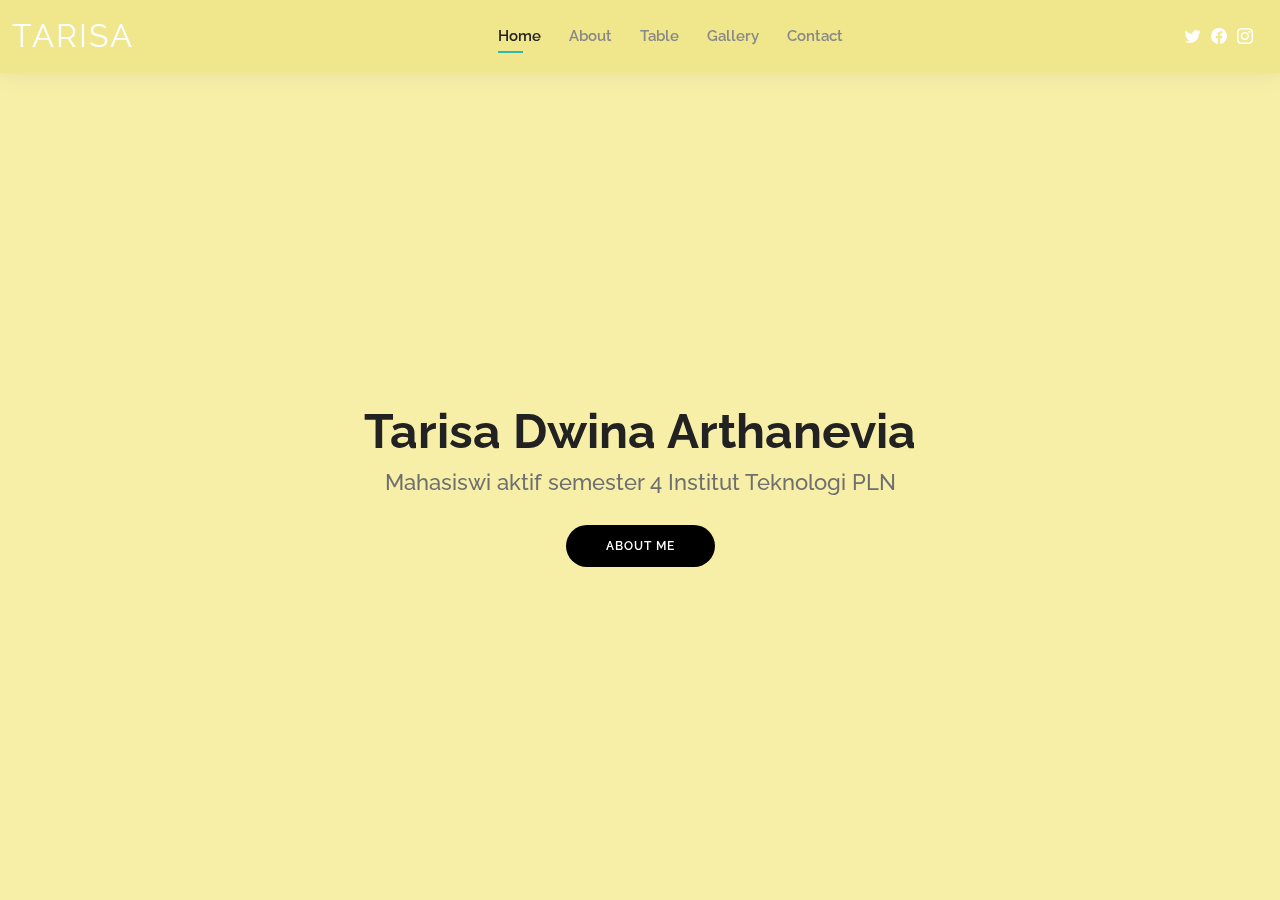
<file: index.html>
<!DOCTYPE html>
<html lang="en">

<head>
  <meta charset="utf-8">
  <meta content="width=device-width, initial-scale=1.0" name="viewport">

  <title>Index - Tarisa Website</title>
  <meta content="" name="description">
  <meta content="" name="keywords">

  <!-- Favicons -->
  <link href="assets/img/favicon.png" rel="icon">
  <link href="assets/img/apple-touch-icon.png" rel="apple-touch-icon">

  <!-- Google Fonts -->
  <link href="https://fonts.googleapis.com/css?family=Open+Sans:300,300i,400,400i,600,600i,700,700i|Raleway:300,300i,400,400i,500,500i,600,600i,700,700i|Poppins:300,300i,400,400i,500,500i,600,600i,700,700i" rel="stylesheet">

  <!-- Vendor CSS Files -->
  <link href="assets/vendor/aos/aos.css" rel="stylesheet">
  <link href="assets/vendor/bootstrap/css/bootstrap.min.css" rel="stylesheet">
  <link href="assets/vendor/bootstrap-icons/bootstrap-icons.css" rel="stylesheet">
  <link href="assets/vendor/boxicons/css/boxicons.min.css" rel="stylesheet">
  <link href="assets/vendor/glightbox/css/glightbox.min.css" rel="stylesheet">
  <link href="assets/vendor/swiper/swiper-bundle.min.css" rel="stylesheet">

  <!-- Template Main CSS File -->
  <link href="assets/css/style.css" rel="stylesheet">

</head>

<body>

  <!-- ======= Header ======= -->
  <header id="header" class="fixed-top">
    <div class="container-fluid d-flex justify-content-between align-items-center">

      <h1 class="logo me-auto me-lg-0"><a href="index.html">Tarisa</a></h1>
      
      <nav id="navbar" class="navbar order-last order-lg-0">
        <ul>
          <li><a class="active" href="index.html">Home</a></li>
          <li><a href="about.html">About</a></li>
          <li><a href="table.html">Table</a></li>
          <li><a href="gallery.html">Gallery</a></li>
          <li><a href="contact.html">Contact</a></li>
        </ul>
        <i class="bi bi-list mobile-nav-toggle"></i>
      </nav><!-- .navbar -->

      <div class="header-social-links">
        <a href="#" class="twitter"><i class="bi bi-twitter"></i></a>
        <a href="#" class="facebook"><i class="bi bi-facebook"></i></a>
        <a href="#" class="instagram"><i class="bi bi-instagram"></i></a>
      </div>

    </div>

  </header><!-- End Header -->

  <!-- ======= Hero Section ======= -->
  <section id="hero" class="d-flex align-items-center">
    <div class="container d-flex flex-column align-items-center" data-aos="zoom-in" data-aos-delay="100">
      <h1>Tarisa Dwina Arthanevia</h1>
      <h2>Mahasiswi aktif semester 4 Institut Teknologi PLN</h2>
      <a href="about.html" class="btn-about">About Me</a>
    </div>
  </section><!-- End Hero -->

  <div id="preloader"></div>
  <a href="#" class="back-to-top d-flex align-items-center justify-content-center"><i class="bi bi-arrow-up-short"></i></a>

  <!-- Vendor JS Files -->
  <script src="assets/vendor/purecounter/purecounter_vanilla.js"></script>
  <script src="assets/vendor/aos/aos.js"></script>
  <script src="assets/vendor/bootstrap/js/bootstrap.bundle.min.js"></script>
  <script src="assets/vendor/glightbox/js/glightbox.min.js"></script>
  <script src="assets/vendor/isotope-layout/isotope.pkgd.min.js"></script>
  <script src="assets/vendor/swiper/swiper-bundle.min.js"></script>
  <script src="assets/vendor/waypoints/noframework.waypoints.js"></script>
  <script src="assets/vendor/php-email-form/validate.js"></script>

  <!-- Template Main JS File -->
  <script src="assets/js/main.js"></script>

</body>

</html>
</file>
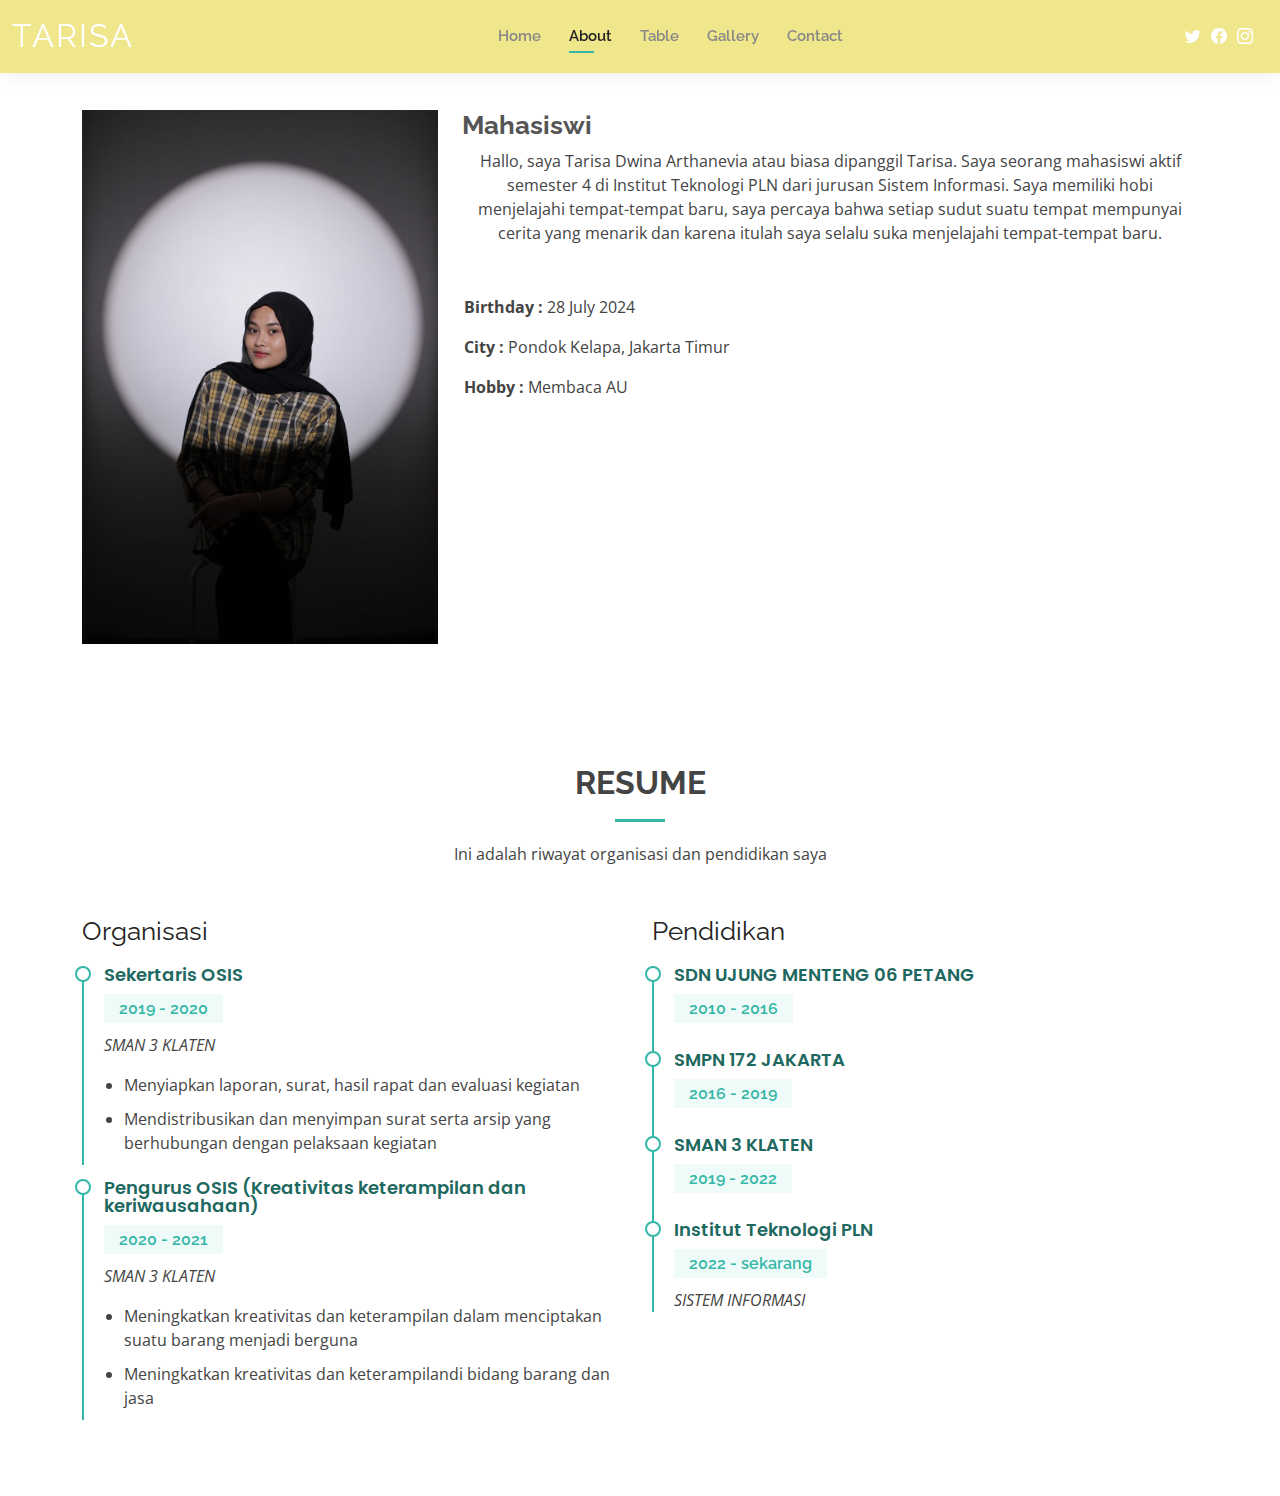
<file: about.html>
<!DOCTYPE html>
<html lang="en">

<head>
  <meta charset="utf-8">
  <meta content="width=device-width, initial-scale=1.0" name="viewport">

  <title>About - Tarisa Website</title>
  <meta content="" name="description">
  <meta content="" name="keywords">

  <!-- Favicons -->
  <link href="assets/img/favicon.png" rel="icon">
  <link href="assets/img/apple-touch-icon.png" rel="apple-touch-icon">

  <!-- Google Fonts -->
  <link href="https://fonts.googleapis.com/css?family=Open+Sans:300,300i,400,400i,600,600i,700,700i|Raleway:300,300i,400,400i,500,500i,600,600i,700,700i|Poppins:300,300i,400,400i,500,500i,600,600i,700,700i" rel="stylesheet">

  <!-- Vendor CSS Files -->
  <link href="assets/vendor/aos/aos.css" rel="stylesheet">
  <link href="assets/vendor/bootstrap/css/bootstrap.min.css" rel="stylesheet">
  <link href="assets/vendor/bootstrap-icons/bootstrap-icons.css" rel="stylesheet">
  <link href="assets/vendor/boxicons/css/boxicons.min.css" rel="stylesheet">
  <link href="assets/vendor/glightbox/css/glightbox.min.css" rel="stylesheet">
  <link href="assets/vendor/swiper/swiper-bundle.min.css" rel="stylesheet">

  <!-- Template Main CSS File -->
  <link href="assets/css/style.css" rel="stylesheet">

</head>

<body>

  <!-- ======= Header ======= -->
  <header id="header" class="fixed-top">
    <div class="container-fluid d-flex justify-content-between align-items-center">

      <h1 class="logo me-auto me-lg-0"><a href="index.html">Tarisa</a></h1>
      
      <nav id="navbar" class="navbar order-last order-lg-0">
        <ul>
          <li><a href="index.html">Home</a></li>
          <li><a class="active" href="about.html">About</a></li>
          <li><a href="table.html">Table</a></li>
          <li><a href="gallery.html">Gallery</a></li>
          <li><a href="contact.html">Contact</a></li>
        </ul>
        <i class="bi bi-list mobile-nav-toggle"></i>
      </nav><!-- .navbar -->

      <div class="header-social-links">
        <a href="#" class="twitter"><i class="bi bi-twitter"></i></a>
        <a href="#" class="facebook"><i class="bi bi-facebook"></i></a>
        <a href="#" class="instagram"><i class="bi bi-instagram"></i></a>
      </div>

    </div>

  </header><!-- End Header -->

  <main id="main">

    <!-- ======= About Section ======= -->
    <section id="about" class="about">
      <div class="container" data-aos="fade-up">

        <div class="row">
          <div class="col-lg-4">
            <img src="pict1.jpeg" class="img-fluid" alt="">
          </div>
          <div class="col-lg-8 pt-4 pt-lg-0 content">
            <h3>Mahasiswi</h3>
            <p class="section-title">
            Hallo, saya Tarisa Dwina Arthanevia atau biasa dipanggil Tarisa. Saya seorang mahasiswi aktif semester 4 di Institut Teknologi PLN dari jurusan Sistem Informasi. Saya memiliki hobi menjelajahi tempat-tempat baru, saya percaya bahwa setiap sudut suatu tempat mempunyai cerita yang menarik dan karena itulah saya selalu suka menjelajahi tempat-tempat baru.
            </p>
            <div class="row">
              <div class="col-lg-6">
                <ul>
                  <li><i class="bi bi-rounded-right"></i> <strong>Birthday :</strong> 28 July 2024</li>
                  <li><i class="bi bi-rounded-right"></i> <strong>City :</strong> Pondok Kelapa, Jakarta Timur</li>
                  <li><i class="bi bi-rounded-right"></i> <strong>Hobby :</strong> Membaca AU</li>
                </ul>
              </div>
            </div>
          </div>
        </div>

      </div>
    </section><!-- End About Section -->

  </main><!-- End #main -->

  <!-- ======= Resume Section ======= -->
  <section id="resume" class="resume">
    <div class="container" data-aos="fade-up">

      <div class="section-title">
        <h2>Resume</h2>
        <p> Ini adalah riwayat organisasi dan pendidikan saya</p>
      </div>

      <div class="row">
        <div class="col-lg-6">
          <h3 class="resume-title">Organisasi</h3>
          <div class="resume-item pb-0">
            <h4>Sekertaris OSIS</h4>
            <h5>2019 - 2020</h5>
            <p><em>SMAN 3 KLATEN</em></p>
            <p>
            <ul>
              <li>Menyiapkan laporan, surat, hasil rapat dan evaluasi kegiatan</li>
              <li>Mendistribusikan dan menyimpan surat serta arsip yang berhubungan dengan pelaksaan kegiatan</li>
            </ul>
            </p>
          </div>
            <div class="resume-item">
              <h4>Pengurus OSIS (Kreativitas keterampilan dan keriwausahaan)</h4>
              <h5>2020 - 2021</h5>
              <p><em>SMAN 3 KLATEN</em></p>
              <P>
              <ul>
                <li>Meningkatkan kreativitas dan keterampilan dalam menciptakan suatu barang menjadi berguna</li>
                <li>Meningkatkan kreativitas dan keterampilandi bidang barang dan jasa</li>
              </ul>
              </P>
            </div>
          </div>
          <div class="col-lg-6">
            <h3 class="resume-title">Pendidikan</h3>
            <div class="resume-item">
              <h4>SDN UJUNG MENTENG 06 PETANG</h4>
              <h5>2010 - 2016</h5>
            </div>
            <div class="resume-item">
              <h4>SMPN 172 JAKARTA</h4>
              <h5>2016 - 2019</h5>
            </div>
            <div class="resume-item">
              <h4>SMAN 3 KLATEN</h4>
              <h5>2019 - 2022</h5>
            </div>
            <div class="resume-item">
              <h4>Institut Teknologi PLN</h4>
              <h5>2022 - sekarang</h5>
              <p><em>SISTEM INFORMASI</em></p>
            </div>
            </div>
          </div>
        </div>

      </div>
    </section><!-- End Resume Section -->

  <div id="preloader"></div>
  <a href="#" class="back-to-top d-flex align-items-center justify-content-center"><i class="bi bi-arrow-up-short"></i></a>

  <!-- Vendor JS Files -->
  <script src="assets/vendor/purecounter/purecounter_vanilla.js"></script>
  <script src="assets/vendor/aos/aos.js"></script>
  <script src="assets/vendor/bootstrap/js/bootstrap.bundle.min.js"></script>
  <script src="assets/vendor/glightbox/js/glightbox.min.js"></script>
  <script src="assets/vendor/isotope-layout/isotope.pkgd.min.js"></script>
  <script src="assets/vendor/swiper/swiper-bundle.min.js"></script>
  <script src="assets/vendor/waypoints/noframework.waypoints.js"></script>
  <script src="assets/vendor/php-email-form/validate.js"></script>

  <!-- Template Main JS File -->
  <script src="assets/js/main.js"></script>

</body>

</html>
</file>
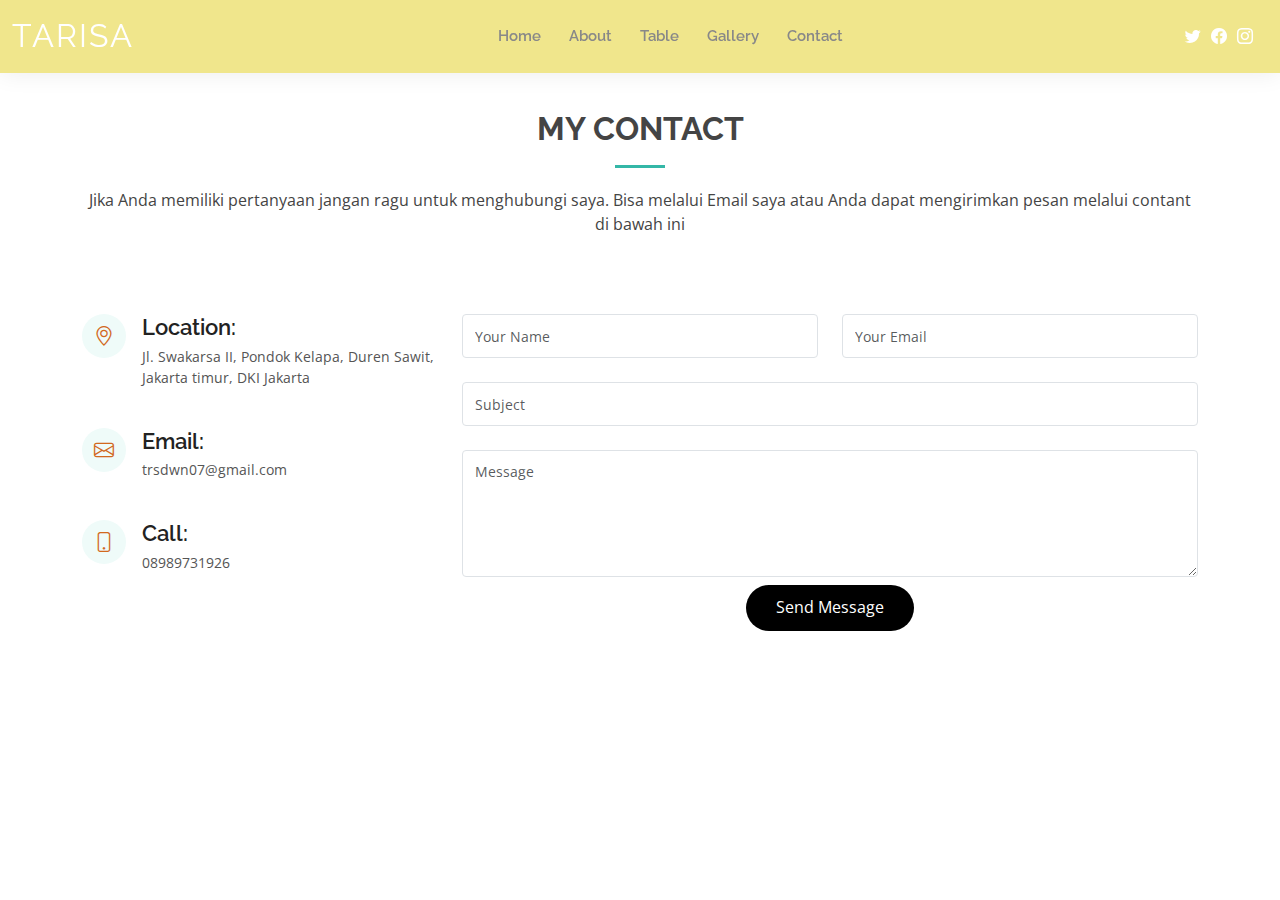
<file: contact.html>
<!DOCTYPE html>
<html lang="en">

<head>
  <meta charset="utf-8">
  <meta content="width=device-width, initial-scale=1.0" name="viewport">

  <title>Contact - Tarisa Website</title>
  <meta content="" name="description">
  <meta content="" name="keywords">

  <!-- Favicons -->
  <link href="assets/img/favicon.png" rel="icon">
  <link href="assets/img/apple-touch-icon.png" rel="apple-touch-icon">

  <!-- Google Fonts -->
  <link href="https://fonts.googleapis.com/css?family=Open+Sans:300,300i,400,400i,600,600i,700,700i|Raleway:300,300i,400,400i,500,500i,600,600i,700,700i|Poppins:300,300i,400,400i,500,500i,600,600i,700,700i" rel="stylesheet">

  <!-- Vendor CSS Files -->
  <link href="assets/vendor/aos/aos.css" rel="stylesheet">
  <link href="assets/vendor/bootstrap/css/bootstrap.min.css" rel="stylesheet">
  <link href="assets/vendor/bootstrap-icons/bootstrap-icons.css" rel="stylesheet">
  <link href="assets/vendor/boxicons/css/boxicons.min.css" rel="stylesheet">
  <link href="assets/vendor/glightbox/css/glightbox.min.css" rel="stylesheet">
  <link href="assets/vendor/swiper/swiper-bundle.min.css" rel="stylesheet">

  <!-- Template Main CSS File -->
  <link href="assets/css/style.css" rel="stylesheet">
</head>

<body>

  <!-- ======= Header ======= -->
  <header id="header" class="fixed-top">
    <div class="container-fluid d-flex justify-content-between align-items-center">

      <h1 class="logo me-auto me-lg-0"><a href="index.html">Tarisa</a></h1>

      <nav id="navbar" class="navbar order-last order-lg-0">
        <ul>
          <li><a href="index.html">Home</a></li>
          <li><a href="about.html">About</a></li>
          <li><a href="table.html">Table</a></li>
          <li><a href="Gallery.html">Gallery</a></li>
          <li><a href="contact.html">Contact</a></li>
        </ul>
        <i class="bi bi-list mobile-nav-toggle"></i>
      </nav><!-- .navbar -->

      <div class="header-social-links">
        <a href="#" class="twitter"><i class="bi bi-twitter"></i></a>
        <a href="#" class="facebook"><i class="bi bi-facebook"></i></a>
        <a href="#" class="instagram"><i class="bi bi-instagram"></i></a>
      </div>

    </div>

  </header><!-- End Header -->

  <main id="main">

    <!-- ======= Contact Section ======= -->
    <section id="contact" class="contact">
      <div class="container" data-aos="fade-up">

        <div class="section-title">
          <h2>My Contact</h2>
          <p>Jika Anda memiliki pertanyaan jangan ragu untuk menghubungi saya. 
          Bisa melalui Email saya atau Anda dapat mengirimkan pesan melalui contant di bawah ini</p>
        </div>

        <div class="row mt-5">

          <div class="col-lg-4">
            <div class="info">
              <div class="address">
                <i class="bi bi-geo-alt"></i>
                <h4>Location:</h4>
                <p>Jl. Swakarsa II, Pondok Kelapa, Duren Sawit, Jakarta timur, DKI Jakarta</p>
              </div>

              <div class="email">
                <i class="bi bi-envelope"></i>
                <h4>Email:</h4>
                <p>trsdwn07@gmail.com</p>
              </div>

              <div class="phone">
                <i class="bi bi-phone"></i>
                <h4>Call:</h4>
                <p>08989731926</p>
              </div>

            </div>

          </div>

          <div class="col-lg-8 mt-5 mt-lg-0">

            <form action="forms/contact.php" method="post" role="form" class="php-email-form">
              <div class="row">
                <div class="col-md-6 form-group">
                  <input type="text" name="name" class="form-control" id="name" placeholder="Your Name" required>
                </div>
                <div class="col-md-6 form-group mt-3 mt-md-0">
                  <input type="email" class="form-control" name="email" id="email" placeholder="Your Email" required>
                </div>
              </div>
              <div class="form-group mt-3">
                <input type="text" class="form-control" name="subject" id="subject" placeholder="Subject" required>
              </div>
              <div class="form-group mt-3">
                <textarea class="form-control" name="message" rows="5" placeholder="Message" required></textarea>
              </div>
              <div class="text-center"><button type="submit">Send Message</button></div>
            </form>

          </div>

        </div>

      </div>
    </section><!-- End Contact Section -->

  </main><!-- End #main -->

  <div id="preloader"></div>
  <a href="#" class="back-to-top d-flex align-items-center justify-content-center"><i class="bi bi-arrow-up-short"></i></a>

  <!-- Vendor JS Files -->
  <script src="assets/vendor/purecounter/purecounter_vanilla.js"></script>
  <script src="assets/vendor/aos/aos.js"></script>
  <script src="assets/vendor/bootstrap/js/bootstrap.bundle.min.js"></script>
  <script src="assets/vendor/glightbox/js/glightbox.min.js"></script>
  <script src="assets/vendor/isotope-layout/isotope.pkgd.min.js"></script>
  <script src="assets/vendor/swiper/swiper-bundle.min.js"></script>
  <script src="assets/vendor/waypoints/noframework.waypoints.js"></script>
  <script src="assets/vendor/php-email-form/validate.js"></script>

  <!-- Template Main JS File -->
  <script src="assets/js/main.js"></script>

</body>

</html>
</file>
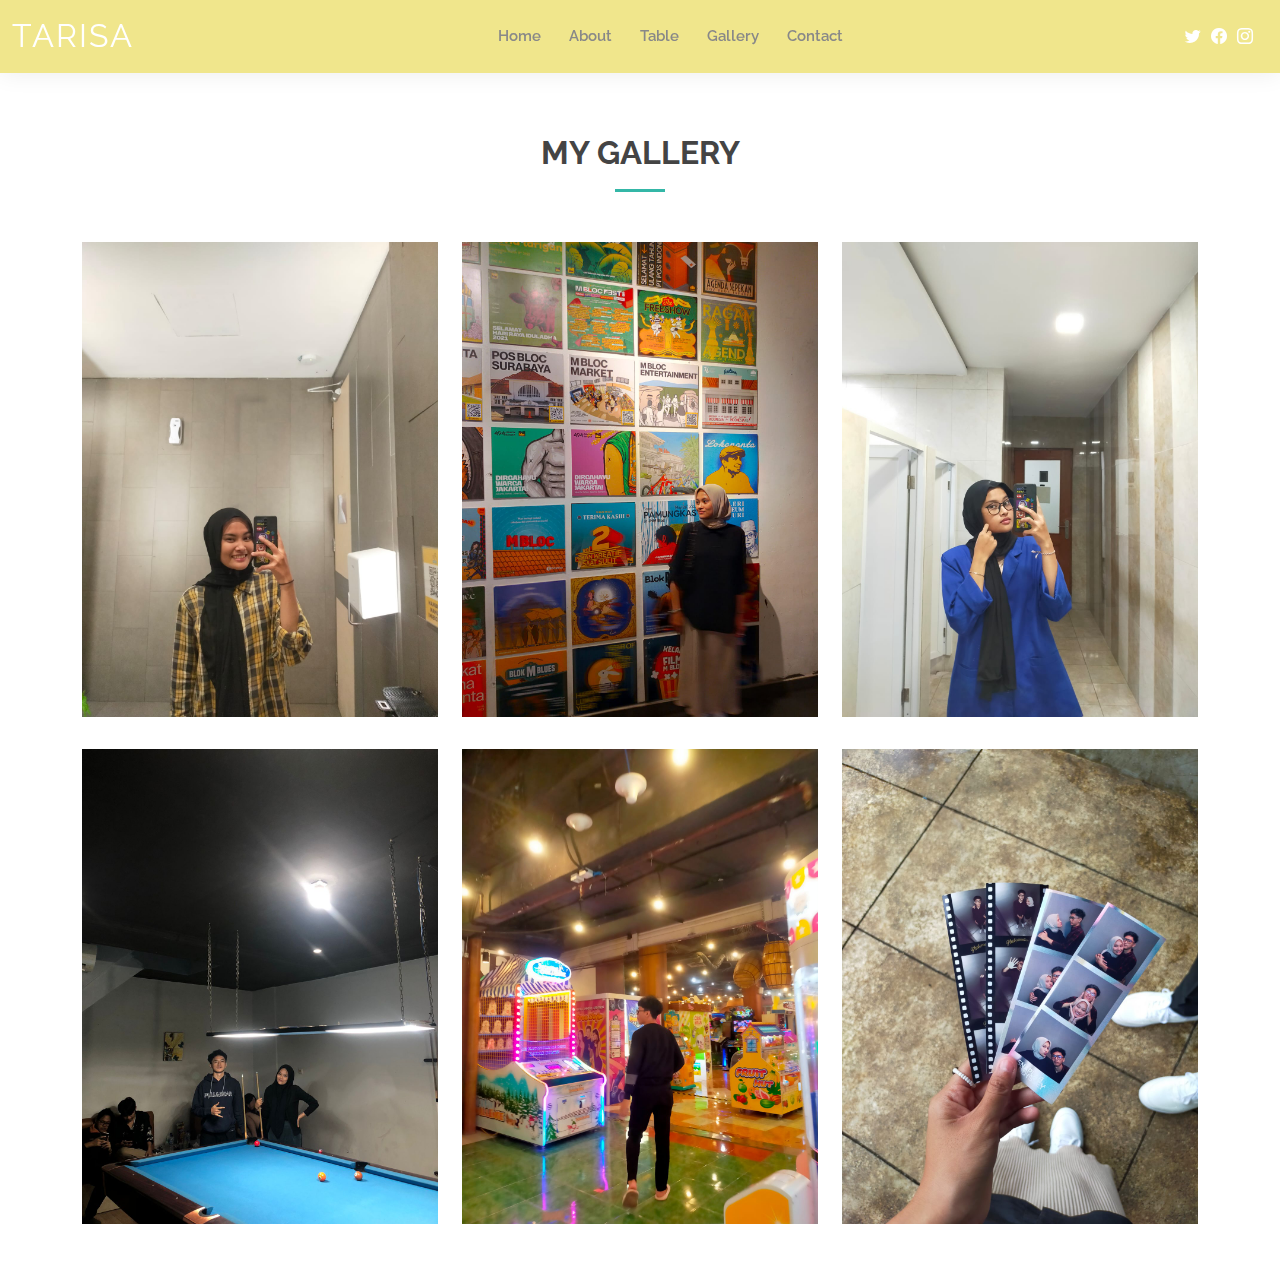
<file: gallery.html>
<!DOCTYPE html>
<html lang="en">

<head>
  <meta charset="utf-8">
  <meta content="width=device-width, initial-scale=1.0" name="viewport">

  <title>Gallery - Tarisa Website</title>
  <meta content="" name="description">
  <meta content="" name="keywords">

  <!-- Favicons -->
  <link href="assets/img/favicon.png" rel="icon">
  <link href="assets/img/apple-touch-icon.png" rel="apple-touch-icon">

  <!-- Google Fonts -->
  <link href="https://fonts.googleapis.com/css?family=Open+Sans:300,300i,400,400i,600,600i,700,700i|Raleway:300,300i,400,400i,500,500i,600,600i,700,700i|Poppins:300,300i,400,400i,500,500i,600,600i,700,700i" rel="stylesheet">

  <!-- Vendor CSS Files -->
  <link href="assets/vendor/aos/aos.css" rel="stylesheet">
  <link href="assets/vendor/bootstrap/css/bootstrap.min.css" rel="stylesheet">
  <link href="assets/vendor/bootstrap-icons/bootstrap-icons.css" rel="stylesheet">
  <link href="assets/vendor/boxicons/css/boxicons.min.css" rel="stylesheet">
  <link href="assets/vendor/glightbox/css/glightbox.min.css" rel="stylesheet">
  <link href="assets/vendor/swiper/swiper-bundle.min.css" rel="stylesheet">

  <!-- Template Main CSS File -->
  <link href="assets/css/style.css" rel="stylesheet">
  <style>
    .media-container {
      background-color: #f8f9fa;
      padding: 20px;
      border-radius: 10px;
      box-shadow: 0 0 10px rgba(0, 0, 0, 0.1);
    }

    .media-container img,
    .media-container video {
      max-width: 100%;
      height: auto;
      border-radius: 10px;
      box-shadow: 0 0 10px rgba(0, 0, 0, 0.1);
    }

    .media-container .play-icon {
      position: absolute;
      top: 50%;
      left: 50%;
      transform: translate(-50%, -50%);
      font-size: 48px;
      color: rgba(255, 255, 255, 0.8);
      cursor: pointer;
      z-index: 1;
    }

    .media-container .play-icon:hover {
      color: rgba(255, 255, 255, 1);
    }
  </style>
</head>

<body>

  <!-- ======= Header ======= -->
  <header id="header" class="fixed-top">
    <div class="container-fluid d-flex justify-content-between align-items-center">

      <h1 class="logo me-auto me-lg-0"><a href="index.html">Tarisa</a></h1>
      <!-- Uncomment below if you prefer to use an image logo -->
      <!-- <a href="index.html" class="logo"><img src="assets/img/logo.png" alt="" class="img-fluid"></a>-->

      <nav id="navbar" class="navbar order-last order-lg-0">
        <ul>
          <li><a href="index.html">Home</a></li>
          <li><a href="about.html">About</a></li>
          <li><a href="table.html">Table</a></li>
          <li><a href="gallery.html">Gallery</a></li>
          <li><a href="contact.html">Contact</a></li>
        </ul>
        <i class="bi bi-list mobile-nav-toggle"></i>
      </nav><!-- .navbar -->

      <div class="header-social-links">
        <a href="#" class="twitter"><i class="bi bi-twitter"></i></a>
        <a href="#" class="facebook"><i class="bi bi-facebook"></i></a>
        <a href="#" class="instagram"><i class="bi bi-instagram"></i></a>
      </div>

    </div>

  </header><!-- End Header -->

  <main id="main">
    
    
    ======= Gallery Section ======= 
    <section id="gallery" class="gallery">
      <div class="container" data-aos="fade-up">

        <div class="section-title">
          <h2>My Gallery</h2>
        </div>

        <div class="row gallery-container" data-aos="fade-up" data-aos-delay="200">

          <div class="col-lg-4 col-md-6 gallery filter-app">
            <div class="gallery">
              <img src="aku.jpeg" class="img-fluid" alt="">
              <p></p>
              <div class="gallery-info">
              </div>
            </div>
          </div>

          <div class="col-lg-4 col-md-6 gallery filter-app">
            <div class="gallery">
              <img src="aku3.jpeg" class="img-fluid" alt="">
              <div class="gallery-info">
              </div>
            </div>
          </div>

          <div class="col-lg-4 col-md-6 gallery filter-app">
            <div class="gallery">
              <img src="aku2.jpeg" class="img-fluid" alt="">
              <div class="gallery-info">
              </div>
            </div>
          </div>

          <p></p>
          <div class="col-lg-4 col-md-6 gallery filter-app">
            <div class="gallery">
              <img src="biel.jpeg" class="img-fluid" alt="">
              <div class="gallery-info">
              </div>
            </div>
          </div>

          <div class="col-lg-4 col-md-6 gallery filter-app">
            <div class="gallery">
              <img src="apaya2.jpeg" class="img-fluid" alt="">
              <div class="gallery-info">
              </div>
            </div>
          </div>

          <div class="col-lg-4 col-md-6 gallery filter-app">
            <div class="gallery">
              <img src="pb1.jpeg" class="img-fluid" alt="">
              <div class="gallery-info">
              </div>
            </div>
          </div>

        </div>
      </div>
    </body>

  </main><!-- End #main -->
  <div id="preloader"></div>
  <a href="#" class="back-to-top d-flex align-items-center justify-content-center"><i class="bi bi-arrow-up-short"></i></a>

  <!-- Vendor JS Files -->
  <script src="assets/vendor/purecounter/purecounter_vanilla.js"></script>
  <script src="assets/vendor/aos/aos.js"></script>
  <script src="assets/vendor/bootstrap/js/bootstrap.bundle.min.js"></script>
  <script src="assets/vendor/glightbox/js/glightbox.min.js"></script>
  <script src="assets/vendor/isotope-layout/isotope.pkgd.min.js"></script>
  <script src="assets/vendor/swiper/swiper-bundle.min.js"></script>
  <script src="assets/vendor/waypoints/noframework.waypoints.js"></script>
  <script src="assets/vendor/php-email-form/validate.js"></script>

  <!-- Template Main JS File -->
  <script src="assets/js/main.js"></script>

</body>

</html>
</file>
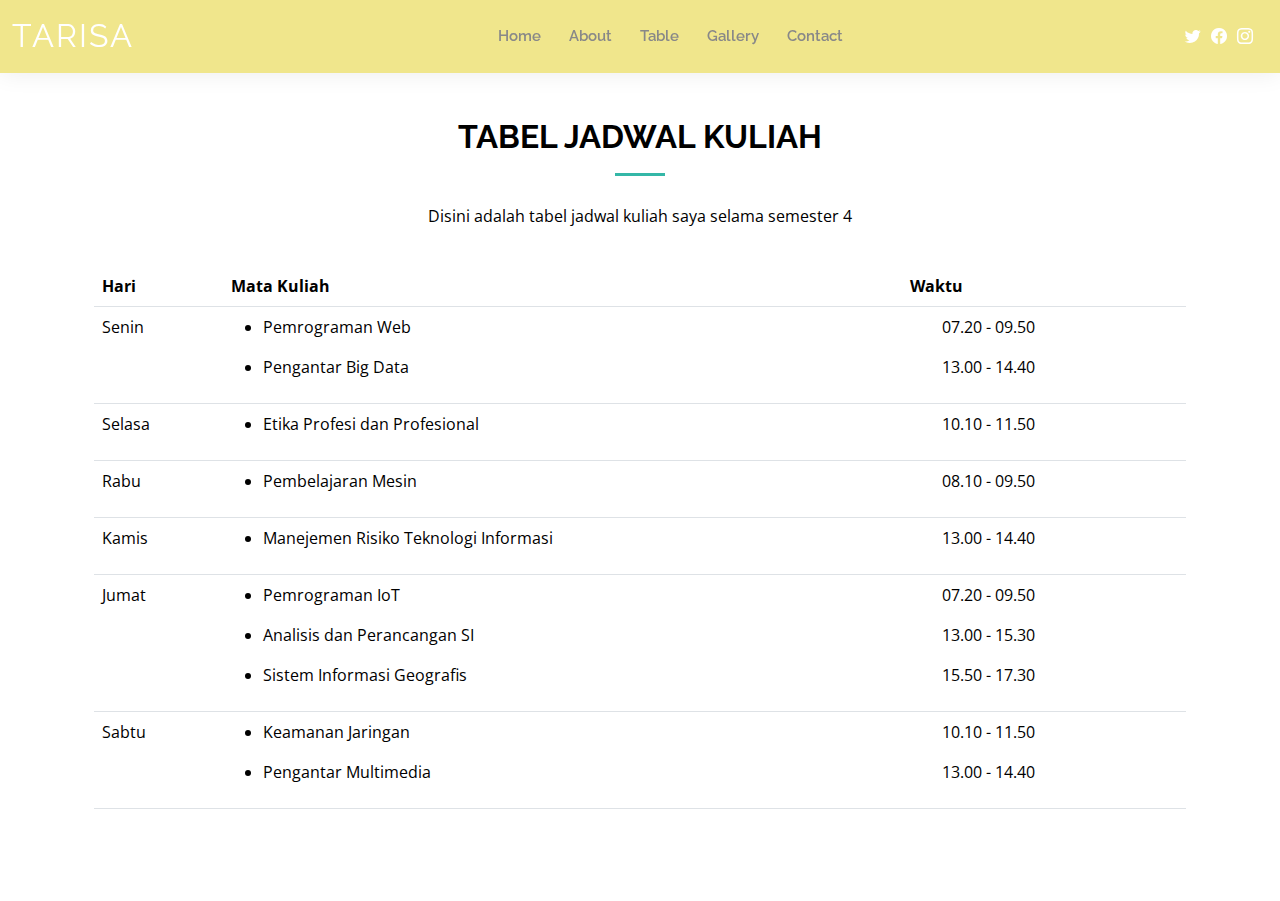
<file: table.html>
<!DOCTYPE html>
<html lang="en">

<head>
  <meta charset="utf-8">
  <meta content="width=device-width, initial-scale=1.0" name="viewport">

  <title>Table - Tarisa Website</title>
  <meta content="" name="description">
  <meta content="" name="keywords">

  <!-- Favicons -->
  <link href="assets/img/favicon.png" rel="icon">
  <link href="assets/img/apple-touch-icon.png" rel="apple-touch-icon">

  <!-- Google Fonts -->
  <link href="https://fonts.googleapis.com/css?family=Open+Sans:300,300i,400,400i,600,600i,700,700i|Raleway:300,300i,400,400i,500,500i,600,600i,700,700i|Poppins:300,300i,400,400i,500,500i,600,600i,700,700i" rel="stylesheet">

  <!-- Vendor CSS Files -->
  <link href="assets/vendor/aos/aos.css" rel="stylesheet">
  <link href="assets/vendor/bootstrap/css/bootstrap.min.css" rel="stylesheet">
  <link href="assets/vendor/bootstrap-icons/bootstrap-icons.css" rel="stylesheet">
  <link href="assets/vendor/boxicons/css/boxicons.min.css" rel="stylesheet">
  <link href="assets/vendor/glightbox/css/glightbox.min.css" rel="stylesheet">
  <link href="assets/vendor/swiper/swiper-bundle.min.css" rel="stylesheet">

  <!-- Template Main CSS File -->
  <link href="assets/css/style.css" rel="stylesheet">
</head>

<body>

  <!-- ======= Header ======= -->
  <header id="header" class="fixed-top">
    <div class="container-fluid d-flex justify-content-between align-items-center">

      <h1 class="logo me-auto me-lg-0"><a href="index.html">Tarisa</a></h1>
      <!-- Uncomment below if you prefer to use an image logo -->
      <!-- <a href="index.html" class="logo"><img src="assets/img/logo.png" alt="" class="img-fluid"></a>-->

      <nav id="navbar" class="navbar order-last order-lg-0">
        <ul>
          <li><a href="index.html">Home</a></li>
          <li><a href="about.html">About</a></li>
          <li><a href="table.html">Table</a></li>
          <li><a href="gallery.html">Gallery</a></li>
          <li><a href="contact.html">Contact</a></li>
        </ul>
        <i class="bi bi-list mobile-nav-toggle"></i>
      </nav><!-- .navbar -->

      <div class="header-social-links">
        <a href="#" class="twitter"><i class="bi bi-twitter"></i></a>
        <a href="#" class="facebook"><i class="bi bi-facebook"></i></a>
        <a href="#" class="instagram"><i class="bi bi-instagram"></i></a>
      </div>

    </div>

  </header><!-- End Header -->

  <main id="main">

    <!-- ======= Tabel Section ======= -->
    <section id="table" class="table">
      <div class="container" data-aos="fade-up">

        <div class="section-title">
          <h2>Tabel Jadwal Kuliah</h2>
          <p>Disini adalah tabel jadwal kuliah saya selama semester 4</p>
        </div>
        <body>
          <div class="container">
            <table class="table">
              <thead>
                <tr>
                  <th scope="col">Hari</th>
                  <th scope="col">Mata Kuliah</th>
                  <th scope="col">Waktu</th>
                </tr>
              </thead>
              <tbody>
                <tr>
                  <td>Senin</td>
                  <td>
                    <ul>
                      <li>Pemrograman Web</li>
                      <p></p>
                      <li>Pengantar Big Data</li>
                    </ul>
                  </td>
                  <td>
                    <ul>
                      <p>07.20 - 09.50</p>
                      <p>13.00 - 14.40</p>
                    </ul>
                  </td>
                </tr>
                <tr>
                  <td>Selasa</td>
                  <td>
                    <ul>
                      <li>Etika Profesi dan Profesional</li>
                    </ul>
                  </td>
                  <td>
                    <ul>
                      <p>10.10 - 11.50</p>
                    </ul>
                  </td>
                </tr>
                <tr>
                  <td>Rabu</td>
                  <td>
                    <ul>
                      <li>Pembelajaran Mesin</li>
                    </ul>
                  </td>
                  <td>
                    <ul>
                      <p>08.10 - 09.50</p>
                    </ul>
                  </td>
                </tr>
                <tr>
                  <td>Kamis</td>
                  <td>
                    <ul>
                      <li>Manejemen Risiko Teknologi Informasi</li>
                    </ul>
                  </td>
                  <td>
                    <ul>
                      <p>13.00 - 14.40</p>
                    </ul>
                  </td>
                </tr>
                <tr>
                  <td>Jumat</td>
                  <td>
                    <ul>
                      <li>Pemrograman IoT</li>
                      <p></p>
                      <li>Analisis dan Perancangan SI</li>
                      <p></p>
                      <li>Sistem Informasi Geografis</li>
                    </ul>
                  </td>
                  <td>
                    <ul>
                      <p>07.20 - 09.50</p>
                      <p>13.00 - 15.30</p>
                      <p>15.50 - 17.30</p>
                    </ul>
                  </td>
                </tr>
                <tr>
                  <td>Sabtu</td>
                  <td>
                    <ul>
                      <li>Keamanan Jaringan</li>
                      <p></p>
                      <li>Pengantar Multimedia</li>
                    </ul>
                  </td>
                  <td>
                    <ul>
                      <p>10.10 - 11.50</p>
                      <p>13.00 - 14.40</p>
                    </ul>
                  </td>
                </tr>
              </tbody>
            </table>
          </div>
        </body>
            </table>
          </div>
        </body>
        </div>
    </section><!-- End Services Section -->

  </main><!-- End #main -->

  <div id="preloader"></div>
  <a href="#" class="back-to-top d-flex align-items-center justify-content-center"><i class="bi bi-arrow-up-short"></i></a>

  <!-- Vendor JS Files -->
  <script src="assets/vendor/purecounter/purecounter_vanilla.js"></script>
  <script src="assets/vendor/aos/aos.js"></script>
  <script src="assets/vendor/bootstrap/js/bootstrap.bundle.min.js"></script>
  <script src="assets/vendor/glightbox/js/glightbox.min.js"></script>
  <script src="assets/vendor/isotope-layout/isotope.pkgd.min.js"></script>
  <script src="assets/vendor/swiper/swiper-bundle.min.js"></script>
  <script src="assets/vendor/waypoints/noframework.waypoints.js"></script>
  <script src="assets/vendor/php-email-form/validate.js"></script>

  <!-- Template Main JS File -->
  <script src="assets/js/main.js"></script>

</body>

</html>
</file>
<file: assets/css/style.css>
body {
  font-family: "Open Sans", sans-serif;
  color: #444444;
}

a {
  color: #34b7a7;
  text-decoration: none;
}

a:hover {
  color: #51cdbe;
  text-decoration: none;
}

h1,
h2,
h3,
h4,
h5,
h6 {
  font-family: "Raleway", sans-serif;
}

#main {
  margin-top: 50px;
}

@media (max-width: 992px) {
  #main {
    margin-top: 30px;
  }
}

/*--------------------------------------------------------------
# Preloader
--------------------------------------------------------------*/
#preloader {
  position: fixed;
  top: 0;
  left: 0;
  right: 0;
  bottom: 0;
  z-index: 9999;
  overflow: hidden;
  background: #fff;
}

#preloader:before {
  content: "";
  position: fixed;
  top: calc(50% - 30px);
  left: calc(50% - 30px);
  border: 6px solid #34b7a7;
  border-top-color: #dcf5f2;
  border-radius: 50%;
  width: 60px;
  height: 60px;
  animation: animate-preloader 1s linear infinite;
}

@keyframes animate-preloader {
  0% {
    transform: rotate(0deg);
  }

  100% {
    transform: rotate(360deg);
  }
}

/*--------------------------------------------------------------
# Back to top button
--------------------------------------------------------------*/
.back-to-top {
  position: fixed;
  visibility: hidden;
  opacity: 0;
  right: 15px;
  bottom: 15px;
  z-index: 996;
  background: #34b7a7;
  width: 40px;
  height: 40px;
  border-radius: 50px;
  transition: all 0.4s;
}

.back-to-top i {
  font-size: 24px;
  color: #fff;
  line-height: 0;
}

.back-to-top:hover {
  background: #49cbbb;
  color: #fff;
}

.back-to-top.active {
  visibility: visible;
  opacity: 1;
}

/*--------------------------------------------------------------
# Header
--------------------------------------------------------------*/
#header {
  background: khaki;
  box-shadow: 0px 0px 25px 0 rgba(0, 0, 0, 0.08);
  z-index: 997;
  padding: 15px 0;
}

#header .logo {
  font-size: 32px;
  margin: 0;
  padding: 0;
  line-height: 1;
  font-weight: 400;
  letter-spacing: 2px;
  text-transform: uppercase;
}

#header .logo a {
  color: white;
}

#header .logo img {
  max-height: 40px;
}

@media (max-width: 992px) {
  #header .logo {
    font-size: 28px;
  }
}

/*--------------------------------------------------------------
# Header Social Links
--------------------------------------------------------------*/
.header-social-links {
  padding-right: 15px;
}

.header-social-links a {
  color: #ffffff;
  padding-left: 6px;
  display: inline-block;
  line-height: 0px;
  transition: 0.3s;
  font-size: 16px;
}

.header-social-links a:hover {
  color: #34b7a7;
}

/*--------------------------------------------------------------
# Navigation Menu
--------------------------------------------------------------*/
/**
* Desktop Navigation 
*/
.navbar {
  padding: 0;
}

.navbar ul {
  margin: 0;
  padding: 0;
  display: flex;
  list-style: none;
  align-items: center;
}

.navbar li {
  position: relative;
  padding: 10px 0 10px 28px;
}

.navbar a,
.navbar a:focus {
  display: flex;
  align-items: center;
  justify-content: space-between;
  font-family: "Raleway", sans-serif;
  font-size: 15px;
  font-weight: 600;
  color: #888888;
  white-space: nowrap;
  transition: 0.3s;
  position: relative;
}

.navbar a i,
.navbar a:focus i {
  font-size: 12px;
  line-height: 0;
  margin-left: 5px;
}

.navbar>ul>li>a:before {
  content: "";
  position: absolute;
  width: 0;
  height: 2px;
  bottom: -5px;
  left: 0;
  background-color: #34b7a7;
  visibility: hidden;
  width: 0px;
  transition: all 0.3s ease-in-out 0s;
}

.navbar a:hover:before,
.navbar li:hover>a:before,
.navbar .active:before {
  visibility: visible;
  width: 25px;
}

.navbar a:hover,
.navbar .active,
.navbar .active:focus,
.navbar li:hover>a {
  color: #222222;
}

.navbar .dropdown ul {
  display: block;
  position: absolute;
  left: 14px;
  top: calc(100% + 30px);
  margin: 0;
  padding: 10px 0;
  z-index: 99;
  opacity: 0;
  visibility: hidden;
  background: #fff;
  box-shadow: 0px 0px 30px rgba(127, 137, 161, 0.25);
  transition: 0.3s;
  border-radius: 4px;
}

.navbar .dropdown ul li {
  min-width: 200px;
  padding: 0;
}

.navbar .dropdown ul a {
  padding: 10px 20px;
  font-size: 15px;
  text-transform: none;
  font-weight: 600;
}

.navbar .dropdown ul a i {
  font-size: 12px;
}

.navbar .dropdown ul a:hover,
.navbar .dropdown ul .active:hover,
.navbar .dropdown ul li:hover>a {
  color: #34b7a7;
}

.navbar .dropdown:hover>ul {
  opacity: 1;
  top: 100%;
  visibility: visible;
}

.navbar .dropdown .dropdown ul {
  top: 0;
  left: calc(100% - 30px);
  visibility: hidden;
}

.navbar .dropdown .dropdown:hover>ul {
  opacity: 1;
  top: 0;
  left: 100%;
  visibility: visible;
}

@media (max-width: 1366px) {
  .navbar .dropdown .dropdown ul {
    left: -90%;
  }

  .navbar .dropdown .dropdown:hover>ul {
    left: -100%;
  }
}

/**
* Mobile Navigation 
*/
.mobile-nav-toggle {
  color: #222222;
  font-size: 28px;
  cursor: pointer;
  display: none;
  line-height: 0;
  transition: 0.5s;
}

.mobile-nav-toggle.bi-x {
  color: #fff;
}

@media (max-width: 991px) {
  .mobile-nav-toggle {
    display: block;
  }

  .navbar ul {
    display: none;
  }
}

.navbar-mobile {
  position: fixed;
  overflow: hidden;
  top: 0;
  right: 0;
  left: 0;
  bottom: 0;
  background: rgba(9, 9, 9, 0.9);
  transition: 0.3s;
  z-index: 999;
}

.navbar-mobile .mobile-nav-toggle {
  position: absolute;
  top: 15px;
  right: 15px;
}

.navbar-mobile ul {
  display: block;
  position: absolute;
  top: 55px;
  right: 15px;
  bottom: 15px;
  left: 15px;
  padding: 10px 0;
  border-radius: 10px;
  background-color: #fff;
  overflow-y: auto;
  transition: 0.3s;
}

.navbar-mobile a,
.navbar-mobile a:focus {
  font-size: 15px;
  padding-right: 15px;
  color: #222222;
}

.navbar-mobile a:hover,
.navbar-mobile .active,
.navbar-mobile li:hover>a {
  color: #34b7a7;
}

.navbar-mobile .getstarted,
.navbar-mobile .getstarted:focus {
  margin: 15px;
}

.navbar-mobile .dropdown ul {
  position: static;
  display: none;
  margin: 10px 20px;
  padding: 10px 0;
  z-index: 99;
  opacity: 1;
  visibility: visible;
  background: #fff;
  box-shadow: 0px 0px 30px rgba(127, 137, 161, 0.25);
}

.navbar-mobile .dropdown ul li {
  min-width: 200px;
}

.navbar-mobile .dropdown ul a {
  padding: 10px 20px;
}

.navbar-mobile .dropdown ul a i {
  font-size: 12px;
}

.navbar-mobile .dropdown ul a:hover,
.navbar-mobile .dropdown ul .active:hover,
.navbar-mobile .dropdown ul li:hover>a {
  color: #34b7a7;
}

.navbar-mobile .dropdown>.dropdown-active {
  display: block;
}

/*--------------------------------------------------------------
# Hero Section
--------------------------------------------------------------*/
#hero {
  width: 100%;
  height: 100vh;
  background-color:rgb(247, 239, 168);
  background-size: cover;
}

#hero .container {
  padding-top: 70px;
  position: relative;
}

@media (max-width: 992px) {
  #hero .container {
    padding-top: 58px;
  }
}

#hero h1 {
  margin: 0;
  font-size: 48px;
  font-weight: 700;
  line-height: 56px;
  color: #222222;
}

#hero h2 {
  color: #6f6f6f;
  margin: 10px 0 0 0;
  font-size: 22px;
}

#hero .btn-about {
  font-family: "Raleway", sans-serif;
  text-transform: uppercase;
  font-weight: 600;
  font-size: 12px;
  letter-spacing: 1px;
  display: inline-block;
  padding: 12px 40px;
  border-radius: 50px;
  transition: 0.5s;
  margin-top: 30px;
  color: #fff;
  background: black;
}

#hero .btn-about:hover {
  background: rgb(240, 223, 72);
}

@media (min-width: 1024px) {
  #hero {
    background-attachment: fixed;
  }
}

@media (max-width: 992px) {
  #hero:before {
    content: "";
    background: rgba(255, 255, 255, 0.8);
    position: absolute;
    bottom: 0;
    top: 0;
    left: 0;
    right: 0;
  }

  #hero h1 {
    font-size: 28px;
    line-height: 36px;
  }

  #hero h2 {
    font-size: 18px;
    line-height: 24px;
  }
}

/*--------------------------------------------------------------
# Sections General
--------------------------------------------------------------*/
section {
  padding: 60px 0;
}

.section-bg {
  background-color: #e7f8f6;
}

.section-title {
  text-align: center;
  padding-bottom: 30px;
}

.section-title h2 {
  font-size: 32px;
  font-weight: bold;
  text-transform: uppercase;
  margin-bottom: 20px;
  padding-bottom: 20px;
  position: relative;
}

.section-title h2::after {
  content: "";
  position: absolute;
  display: block;
  width: 50px;
  height: 3px;
  background: #34b7a7;
  bottom: 0;
  left: calc(50% - 25px);
}

.section-title p {
  margin-bottom: 0;
}

/*--------------------------------------------------------------
# Cta
--------------------------------------------------------------
.cta {
  background: linear-gradient(rgba(0, 0, 0, 0.6), rgba(0, 0, 0, 0.6)), url("../img/bg-1.jpg") fixed center center;
  background-size: cover;
  padding: 80px 0;
}

.cta h3 {
  color: #fff;
  font-size: 28px;
  font-weight: 700;
}

.cta p {
  color: #fff;
}

.cta .cta-btn {
  font-family: "Raleway", sans-serif;
  text-transform: uppercase;
  font-weight: 500;
  font-size: 16px;
  letter-spacing: 1px;
  display: inline-block;
  padding: 8px 20px;
  border-radius: 2px;
  transition: 0.5s;
  margin: 10px;
  border: 2px solid #fff;
  color: #fff;
}

.cta .cta-btn:hover {
  background: #34b7a7;
  border: 2px solid #34b7a7;
}

@media (max-width: 1024px) {
  .cta {
    background-attachment: scroll;
  }
}

@media (min-width: 769px) {
  .cta .cta-btn-container {
    display: flex;
    align-items: center;
    justify-content: flex-end;
  }
}
*/

/*--------------------------------------------------------------
# About
--------------------------------------------------------------*/
.about .content h3 {
  font-weight: 700;
  font-size: 26px;
  color: #555555;
}

.about .content ul {
  list-style: none;
  padding: 0;
}

.about .content ul li {
  padding-bottom: 10px;
}

.about .content ul i {
  font-size: 20px;
  padding-right: 2px;
  color: #34b7a7;
}

.about .content p:last-child {
  margin-bottom: 0;
}



/*--------------------------------------------------------------
# Facts
--------------------------------------------------------------*/
.facts .counters span {
  font-size: 48px;
  display: block;
  color: #34b7a7;
}

.facts .counters p {
  padding: 0;
  margin: 0 0 20px 0;
  font-family: "Raleway", sans-serif;
  font-size: 14px;
}

/*--------------------------------------------------------------
# Testimonials
--------------------------------------------------------------*/
.testimonials .section-header {
  margin-bottom: 40px;
}

.testimonials .testimonials-carousel,
.testimonials .testimonials-slider {
  overflow: hidden;
}

.testimonials .testimonial-item {
  text-align: center;
}

.testimonials .testimonial-item .testimonial-img {
  width: 120px;
  border-radius: 50%;
  border: 4px solid #fff;
  margin: 0 auto;
}

.testimonials .testimonial-item h3 {
  font-size: 20px;
  font-weight: bold;
  margin: 10px 0 5px 0;
  color: #111;
}

.testimonials .testimonial-item h4 {
  font-size: 14px;
  color: #999;
  margin: 0 0 15px 0;
}

.testimonials .testimonial-item .quote-icon-left,
.testimonials .testimonial-item .quote-icon-right {
  color: #c8efea;
  font-size: 26px;
}

.testimonials .testimonial-item .quote-icon-left {
  display: inline-block;
  left: -5px;
  position: relative;
}

.testimonials .testimonial-item .quote-icon-right {
  display: inline-block;
  right: -5px;
  position: relative;
  top: 10px;
}

.testimonials .testimonial-item p {
  font-style: italic;
  margin: 0 auto 15px auto;
}

@media (min-width: 992px) {
  .testimonials .testimonial-item p {
    width: 80%;
  }
}

.testimonials .swiper-pagination {
  margin-top: 20px;
  position: relative;
}

.testimonials .swiper-pagination .swiper-pagination-bullet {
  width: 12px;
  height: 12px;
  background-color: #fff;
  opacity: 1;
  border: 1px solid #34b7a7;
}

.testimonials .swiper-pagination .swiper-pagination-bullet-active {
  background-color: #34b7a7;
}

/*--------------------------------------------------------------
# Resume
--------------------------------------------------------------*/
.resume .resume-title {
  font-size: 26px;
  font-weight: 400;
  margin-top: 20px;
  margin-bottom: 20px;
  color: #222222;
}

.resume .resume-item {
  padding: 0 0 20px 20px;
  margin-top: -2px;
  border-left: 2px solid #34b7a7;
  position: relative;
}

.resume .resume-item h4 {
  line-height: 18px;
  font-size: 18px;
  font-weight: 600;
  font-family: "Poppins", sans-serif;
  color: #1d685f;
  margin-bottom: 10px;
}

.resume .resume-item h5 {
  font-size: 16px;
  background: #effbf9;
  padding: 5px 15px;
  display: inline-block;
  font-weight: 600;
  margin-bottom: 10px;
  color: #34b7a7;
}

.resume .resume-item ul {
  padding-left: 20px;
}

.resume .resume-item ul li {
  padding-bottom: 10px;
}

.resume .resume-item:last-child {
  padding-bottom: 0;
}

.resume .resume-item::before {
  content: "";
  position: absolute;
  width: 16px;
  height: 16px;
  border-radius: 50px;
  left: -9px;
  top: 0;
  background: #fff;
  border: 2px solid #34b7a7;
}

/*--------------------------------------------------------------
# Services
--------------------------------------------------------------*/
.services .icon-box {
  text-align: center;
  padding: 70px 20px 80px 20px;
  transition: all ease-in-out 0.3s;
  background: #fff;
  box-shadow: 0px 0 35px 0 rgba(0, 0, 0, 0.08);
}

.services .icon-box .icon {
  margin: 0 auto;
  width: 100px;
  height: 100px;
  display: flex;
  align-items: center;
  justify-content: center;
  transition: ease-in-out 0.3s;
  position: relative;
}

.services .icon-box .icon i {
  font-size: 36px;
  transition: 0.5s;
  position: relative;
}

.services .icon-box .icon svg {
  position: absolute;
  top: 0;
  left: 0;
}

.services .icon-box .icon svg path {
  transition: 0.5s;
  fill: #f5f5f5;
}

.services .icon-box h4 {
  font-weight: 600;
  margin: 10px 0 15px 0;
  font-size: 22px;
}

.services .icon-box h4 a {
  color: #222222;
  transition: ease-in-out 0.3s;
}

.services .icon-box p {
  line-height: 24px;
  font-size: 14px;
  margin-bottom: 0;
}

.services .iconbox-blue i {
  color: #47aeff;
}

.services .iconbox-blue:hover .icon i {
  color: #fff;
}

.services .iconbox-blue:hover .icon path {
  fill: #47aeff;
}

.services .iconbox-orange i {
  color: #ffa76e;
}

.services .iconbox-orange:hover .icon i {
  color: #fff;
}

.services .iconbox-orange:hover .icon path {
  fill: #ffa76e;
}

.services .iconbox-pink i {
  color: #e80368;
}

.services .iconbox-pink:hover .icon i {
  color: #fff;
}

.services .iconbox-pink:hover .icon path {
  fill: #e80368;
}

.services .iconbox-yellow i {
  color: #ffbb2c;
}

.services .iconbox-yellow:hover .icon i {
  color: #fff;
}

.services .iconbox-yellow:hover .icon path {
  fill: #ffbb2c;
}

.services .iconbox-red i {
  color: #ff5828;
}

.services .iconbox-red:hover .icon i {
  color: #fff;
}

.services .iconbox-red:hover .icon path {
  fill: #ff5828;
}

.services .iconbox-teal i {
  color: #11dbcf;
}

.services .iconbox-teal:hover .icon i {
  color: #fff;
}

.services .iconbox-teal:hover .icon path {
  fill: #11dbcf;
}

/*--------------------------------------------------------------
# Portfolio
--------------------------------------------------------------*/
.portfolio .portfolio-item {
  margin-bottom: 30px;
}

.portfolio #portfolio-flters {
  padding: 0;
  margin: 0 auto 20px auto;
  list-style: none;
  text-align: center;
}

.portfolio #portfolio-flters li {
  cursor: pointer;
  display: inline-block;
  padding: 8px 16px 10px 16px;
  font-size: 13px;
  font-weight: 500;
  line-height: 1;
  text-transform: uppercase;
  color: #444444;
  margin-bottom: 5px;
  transition: all 0.3s ease-in-out;
  border-radius: 50px;
}

.portfolio #portfolio-flters li:hover,
.portfolio #portfolio-flters li.filter-active {
  color: #fff;
  background: #34b7a7;
}

.portfolio #portfolio-flters li:last-child {
  margin-right: 0;
}

.portfolio .portfolio-wrap {
  transition: 0.3s;
  position: relative;
  overflow: hidden;
  z-index: 1;
  background: rgba(34, 34, 34, 0.6);
}

.portfolio .portfolio-wrap::before {
  content: "";
  background: rgba(34, 34, 34, 0.6);
  position: absolute;
  left: 0;
  right: 0;
  top: 0;
  bottom: 0;
  transition: all ease-in-out 0.3s;
  z-index: 2;
  opacity: 0;
}

.portfolio .portfolio-wrap img {
  transition: all ease-in-out 0.3s;
}

.portfolio .portfolio-wrap .portfolio-info {
  opacity: 0;
  position: absolute;
  top: 0;
  left: 0;
  right: 0;
  bottom: 0;
  z-index: 3;
  transition: all ease-in-out 0.3s;
  display: flex;
  flex-direction: column;
  justify-content: flex-end;
  align-items: flex-start;
  padding: 20px;
}

.portfolio .portfolio-wrap .portfolio-info h4 {
  font-size: 20px;
  color: #fff;
  font-weight: 600;
}

.portfolio .portfolio-wrap .portfolio-info p {
  color: rgba(255, 255, 255, 0.7);
  font-size: 14px;
  text-transform: uppercase;
  padding: 0;
  margin: 0;
  font-style: italic;
}

.portfolio .portfolio-wrap .portfolio-links {
  text-align: center;
  z-index: 4;
}

.portfolio .portfolio-wrap .portfolio-links a {
  color: #fff;
  margin: 0 5px 0 0;
  font-size: 28px;
  display: inline-block;
  transition: 0.3s;
}

.portfolio .portfolio-wrap .portfolio-links a:hover {
  color: #78d9cd;
}

.portfolio .portfolio-wrap:hover::before {
  opacity: 1;
}

.portfolio .portfolio-wrap:hover img {
  transform: scale(1.2);
}

.portfolio .portfolio-wrap:hover .portfolio-info {
  opacity: 1;
}

/*--------------------------------------------------------------
# Contact
--------------------------------------------------------------*/
.contact .info {
  width: 100%;
  background: white;
}

.contact .info i {
  font-size: 20px;
  color: chocolate;
  float: left;
  width: 44px;
  height: 44px;
  background: #effbf9;
  display: flex;
  justify-content: center;
  align-items: center;
  border-radius: 50px;
  transition: all 0.3s ease-in-out;
}

.contact .info h4 {
  padding: 0 0 0 60px;
  font-size: 22px;
  font-weight: 600;
  margin-bottom: 5px;
  color: #222222;
}

.contact .info p {
  padding: 0 0 0 60px;
  margin-bottom: 0;
  font-size: 14px;
  color: #555555;
}

.contact .info .email,
.contact .info .phone {
  margin-top: 40px;
}

.contact .info .email:hover i,
.contact .info .address:hover i,
.contact .info .phone:hover i {
  background: burlywood;
  color: #fff;
}

.contact .php-email-form {
  width: 100%;
  background: #fff;
}

.contact .php-email-form .form-group {
  padding-bottom: 8px;
}

.contact .php-email-form .error-message {
  display: none;
  color: #fff;
  background: #ed3c0d;
  text-align: center;
  padding: 15px;
  font-weight: 600;
}

.contact .php-email-form .sent-message {
  display: none;
  color: #fff;
  background: palevioletred;
  text-align: center;
  padding: 15px;
  font-weight: 600;
}

.contact .php-email-form .loading:before {
  content: "";
  display: inline-block;
  border-radius: 50%;
  width: 24px;
  height: 24px;
  margin: 0 10px -6px 0;
  border: 3px solid #18d26e;
  border-top-color: #eee;
  animation: animate-loading 1s linear infinite;
}

.contact .php-email-form input,
.contact .php-email-form textarea {
  border-radius: 4px;
  box-shadow: none;
  font-size: 14px;
}

.contact .php-email-form input:focus,
.contact .php-email-form textarea:focus {
  border-color: #34b7a7;
}

.contact .php-email-form input {
  height: 44px;
}

.contact .php-email-form textarea {
  padding: 10px 12px;
}

.contact .php-email-form button[type=submit] {
  background: black;
  border: 0;
  padding: 10px 30px 12px 30px;
  color: #fff;
  transition: 0.4s;
  border-radius: 50px;
}

.contact .php-email-form button[type=submit]:hover {
  background: rgb(240, 223, 72);
}

@keyframes animate-loading {
  0% {
    transform: rotate(0deg);
  }

  100% {
    transform: rotate(360deg);
  }
}
</file>
